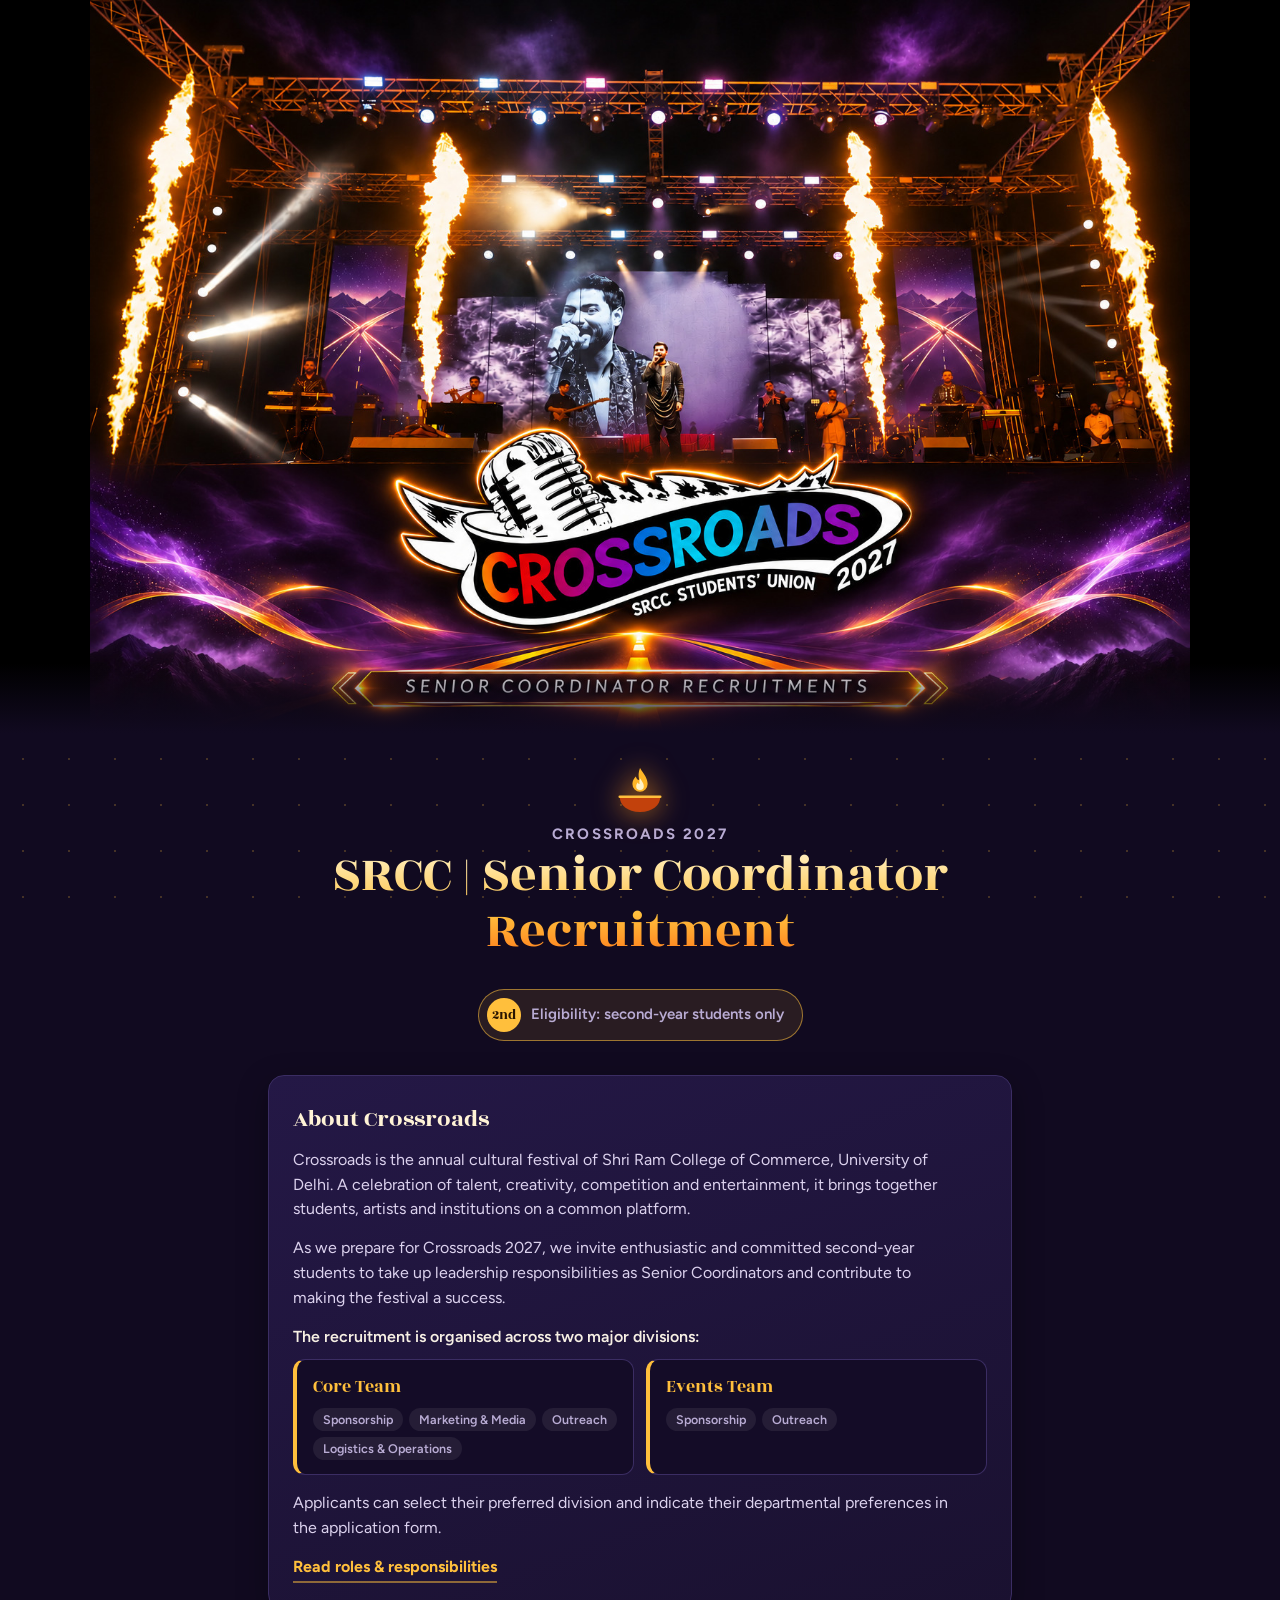
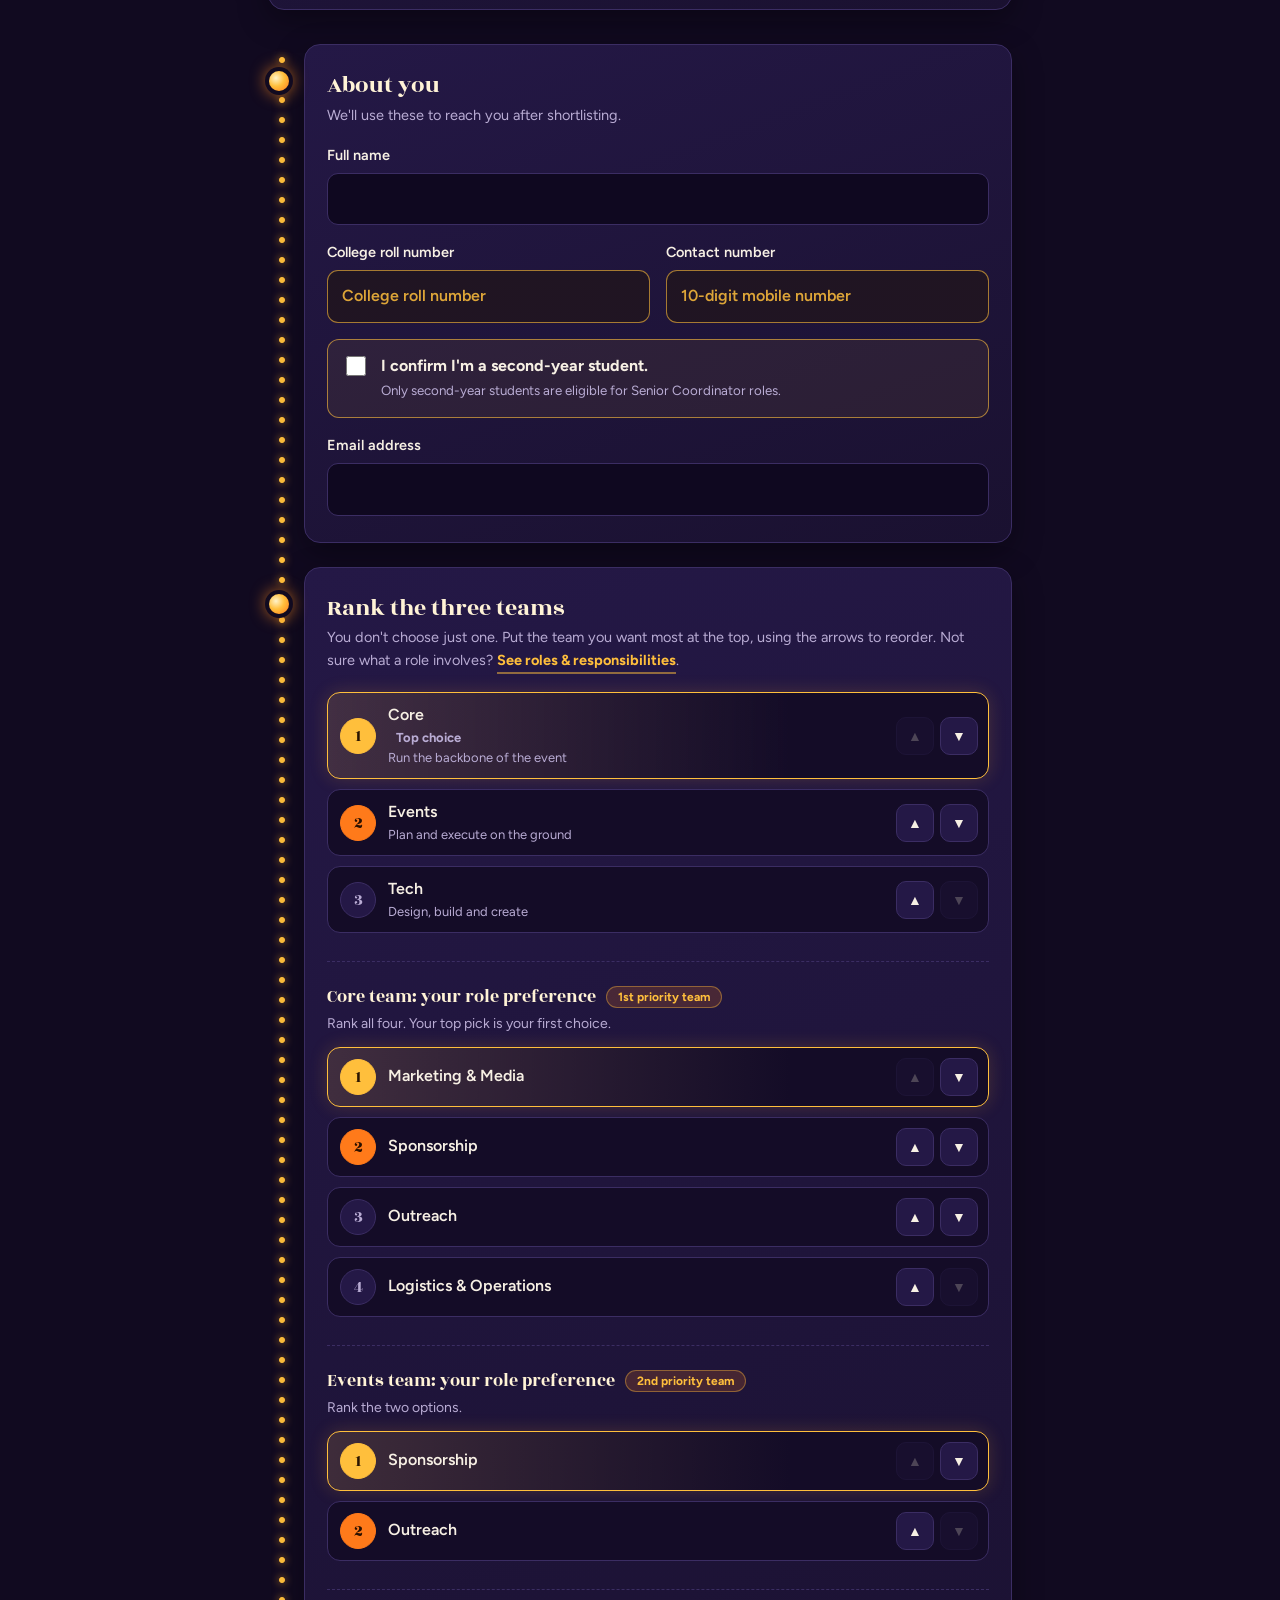
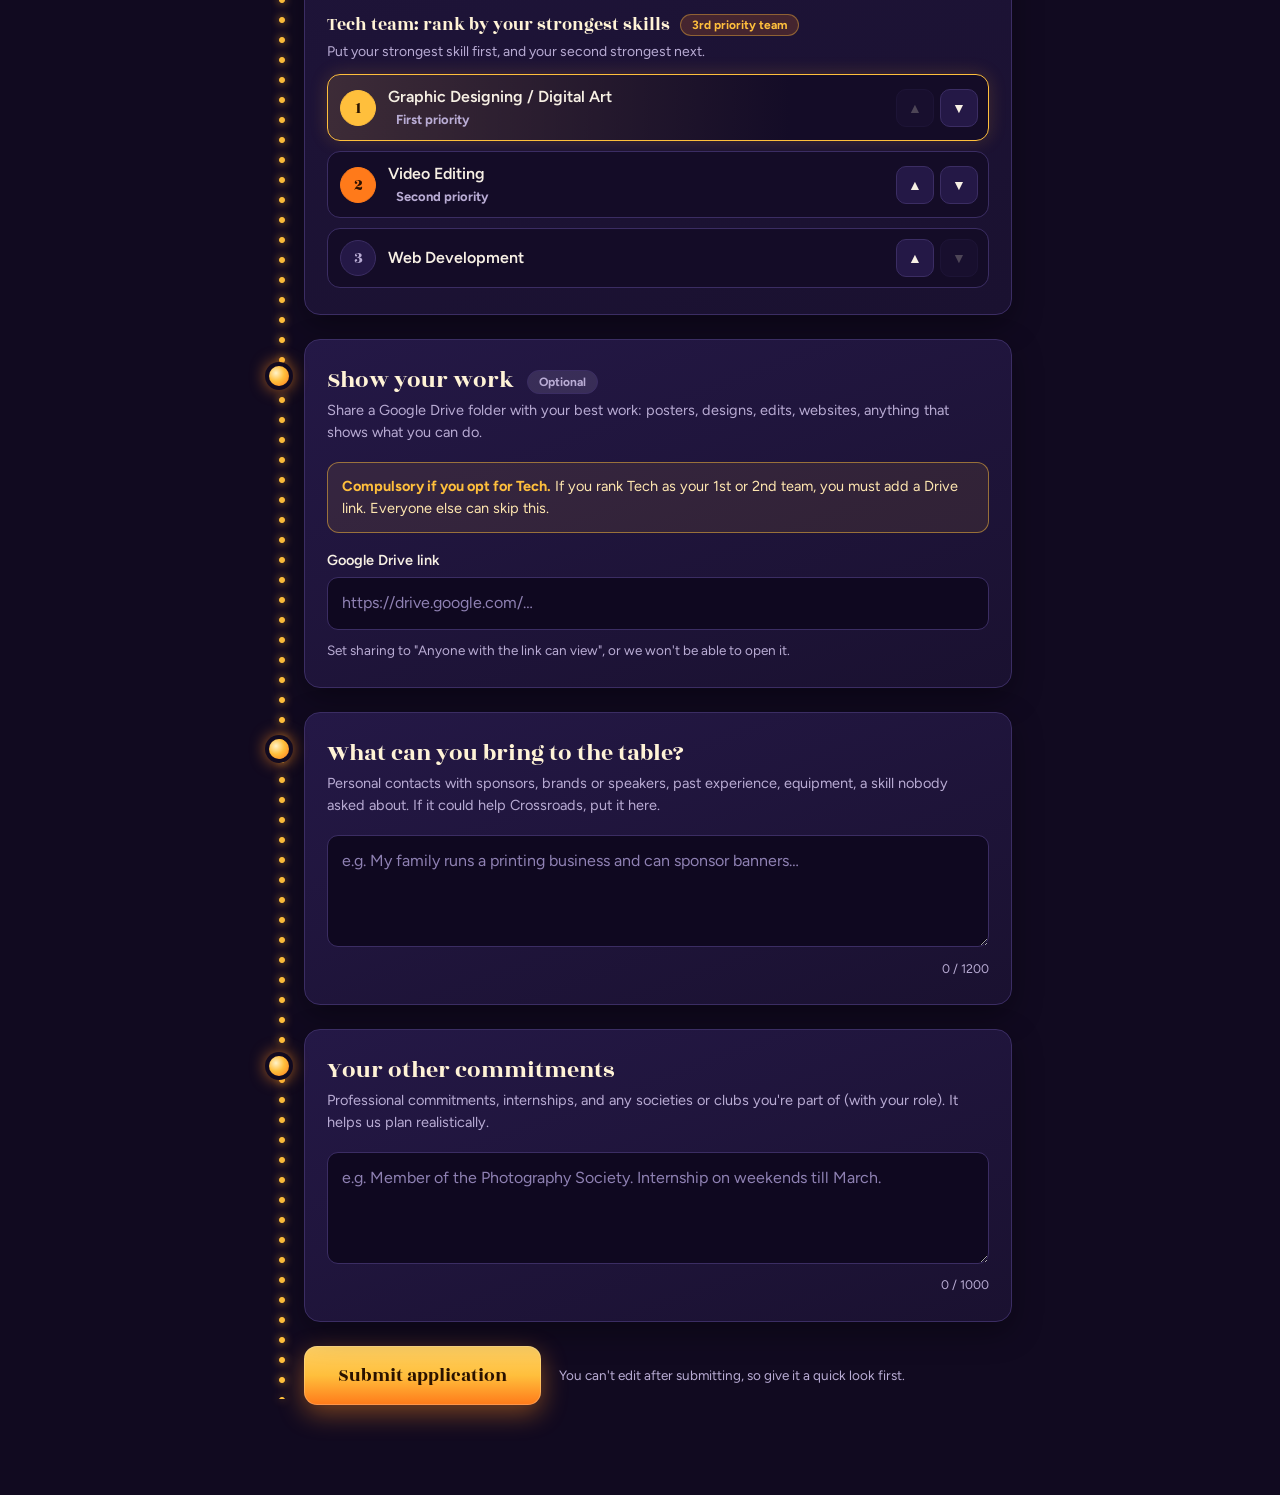
<file: index.html>
<!DOCTYPE html>
<html lang="en">
<head>
<meta charset="UTF-8">
<meta name="viewport" content="width=device-width, initial-scale=1">
<title>Crossroads 2027 – Senior Coordinator Recruitment</title>
<link rel="preconnect" href="https://fonts.googleapis.com">
<link rel="preconnect" href="https://fonts.gstatic.com" crossorigin>
<link href="https://fonts.googleapis.com/css2?family=Rozha+One&family=Figtree:wght@400;500;600;700&display=swap" rel="stylesheet">
<link rel="stylesheet" href="style.css">
</head>
<body>

<!-- HEADER BANNER: Crossroads 2027 picture (embedded). To swap it, replace the src below. -->
<header id="header-slot">
  <img src="banner.jpg" alt="Crossroads 2027 – Senior Coordinator Recruitments">
</header>

<div class="wrap">
  <div class="intro">
    <svg class="diya" viewBox="0 0 64 64" aria-hidden="true">
      <path class="flame" d="M32 6c5 8 9 12 9 19a9 9 0 0 1-18 0c0-4 2-7 4-9 1 3 2 4 4 4-1-5-1-9 1-14z" fill="#ffb627"/>
      <path class="flame" d="M32 18c2.5 4 4.5 6 4.5 9.5a4.5 4.5 0 0 1-9 0c0-2 1-3.500 2-4.500.5 1.500 1 2 2 2-.5-3 0-5 .5-7z" fill="#fff3c9"/>
      <path d="M8 40h48c0 10-9 18-24 18S8 50 8 40z" fill="#c2410c"/>
      <path d="M8 40h48" stroke="#ffbf3c" stroke-width="3" stroke-linecap="round"/>
    </svg>
    <p class="kicker">Crossroads 2027</p>
    <h1>SRCC | Senior Coordinator Recruitment</h1>
    <p class="elig"><span class="seal">2nd</span> Eligibility: second-year students only</p>
  </div>

  <section class="about" aria-labelledby="about-h">
    <h2 id="about-h">About Crossroads</h2>
    <p>Crossroads is the annual cultural festival of Shri Ram College of Commerce, University of Delhi. A celebration of talent, creativity, competition and entertainment, it brings together students, artists and institutions on a common platform.</p>
    <p>As we prepare for Crossroads 2027, we invite enthusiastic and committed second-year students to take up leadership responsibilities as Senior Coordinators and contribute to making the festival a success.</p>
    <p class="lead-in">The recruitment is organised across two major divisions:</p>
    <div class="divs">
      <div class="div"><b>Core Team</b><span class="chips"><i>Sponsorship</i><i>Marketing &amp; Media</i><i>Outreach</i><i>Logistics &amp; Operations</i></span></div>
      <div class="div"><b>Events Team</b><span class="chips"><i>Sponsorship</i><i>Outreach</i></span></div>
    </div>
    <p>Applicants can select their preferred division and indicate their departmental preferences in the application form.</p>
    <a class="rolelink" href="roles.html">Read roles &amp; responsibilities</a>
  </section>

  <form id="form" novalidate>

    <!-- 1. Basic details -->
    <section class="stop">
      <h2>About you</h2>
      <p class="hint">We'll use these to reach you after shortlisting.</p>
      <div class="grid">
        <div class="full" data-field>
          <label class="f" for="name">Full name</label>
          <input type="text" id="name" name="fullName" autocomplete="name" required>
          <div class="err">Enter your first and last name.</div>
        </div>
        <div data-field class="hl">
          <label class="f" for="roll">College roll number</label>
          <input type="text" id="roll" name="rollNumber" placeholder="College roll number" required>
          <div class="err">Enter your college roll number.</div>
        </div>
        <div data-field class="hl">
          <label class="f" for="phone">Contact number</label>
          <input type="tel" id="phone" name="contact" inputmode="numeric" autocomplete="tel" placeholder="10-digit mobile number" required>
          <div class="err">Enter a valid 10-digit mobile number.</div>
        </div>
        <div class="full" data-field id="yearField">
          <label class="check" for="year">
            <input type="checkbox" id="year" name="secondYear">
            <span><b>I confirm I'm a second-year student.</b><br><small style="color:var(--muted)">Only second-year students are eligible for Senior Coordinator roles.</small></span>
          </label>
          <div class="err">Only second-year students can apply.</div>
        </div>
        <div class="full" data-field>
          <label class="f" for="email">Email address</label>
          <input type="email" id="email" name="email" autocomplete="email" required>
          <div class="err">Enter a valid email address.</div>
        </div>
      </div>
    </section>

    <!-- 2. Priorities -->
    <section class="stop">
      <h2>Rank the three teams</h2>
      <p class="hint">You don't choose just one. Put the team you want most at the top, using the arrows to reorder. Not sure what a role involves? <a class="inlink" href="roles.html">See roles &amp; responsibilities</a>.</p>
      <ul class="rank" id="rank-domain"></ul>
      <div id="subs"></div>
    </section>

    <!-- 3. Work samples -->
    <section class="stop" id="work">
      <h2>Show your work <span class="badge" id="workBadge">Optional</span></h2>
      <p class="hint">Share a Google Drive folder with your best work: posters, designs, edits, websites, anything that shows what you can do.</p>
      <div class="warn" id="workWarn" role="note">
        <b>Compulsory if you opt for Tech.</b> If you rank Tech as your 1st or 2nd team, you must add a Drive link. Everyone else can skip this.
      </div>
      <div data-field id="driveField" style="margin-top:16px">
        <label class="f" for="drive">Google Drive link</label>
        <input type="url" id="drive" name="driveLink" placeholder="https://drive.google.com/…">
        <div class="err" id="driveErr">Enter a valid link starting with https://</div>
      </div>
      <p class="note" style="margin:10px 0 0">Set sharing to "Anyone with the link can view", or we won't be able to open it.</p>
    </section>

    <!-- 4. Contribution -->
    <section class="stop">
      <h2>What can you bring to the table?</h2>
      <p class="hint">Personal contacts with sponsors, brands or speakers, past experience, equipment, a skill nobody asked about. If it could help Crossroads, put it here.</p>
      <textarea id="contrib" name="contribution" maxlength="1200" placeholder="e.g. My family runs a printing business and can sponsor banners…"></textarea>
      <div class="count"><span id="c1">0</span> / 1200</div>
    </section>

    <!-- 5. Commitments -->
    <section class="stop">
      <h2>Your other commitments</h2>
      <p class="hint">Professional commitments, internships, and any societies or clubs you're part of (with your role). It helps us plan realistically.</p>
      <textarea id="commit" name="commitments" maxlength="1000" placeholder="e.g. Member of the Photography Society. Internship on weekends till March."></textarea>
      <div class="count"><span id="c2">0</span> / 1000</div>
    </section>

    <div class="submit-row">
      <button type="submit" class="go" id="submit">Submit application</button>
      <span class="note">You can't edit after submitting, so give it a quick look first.</span>
    </div>
  </form>

  <section id="done" aria-live="polite"></section>
</div>

<script src="script.js"></script>
</body>
</html>
</file>
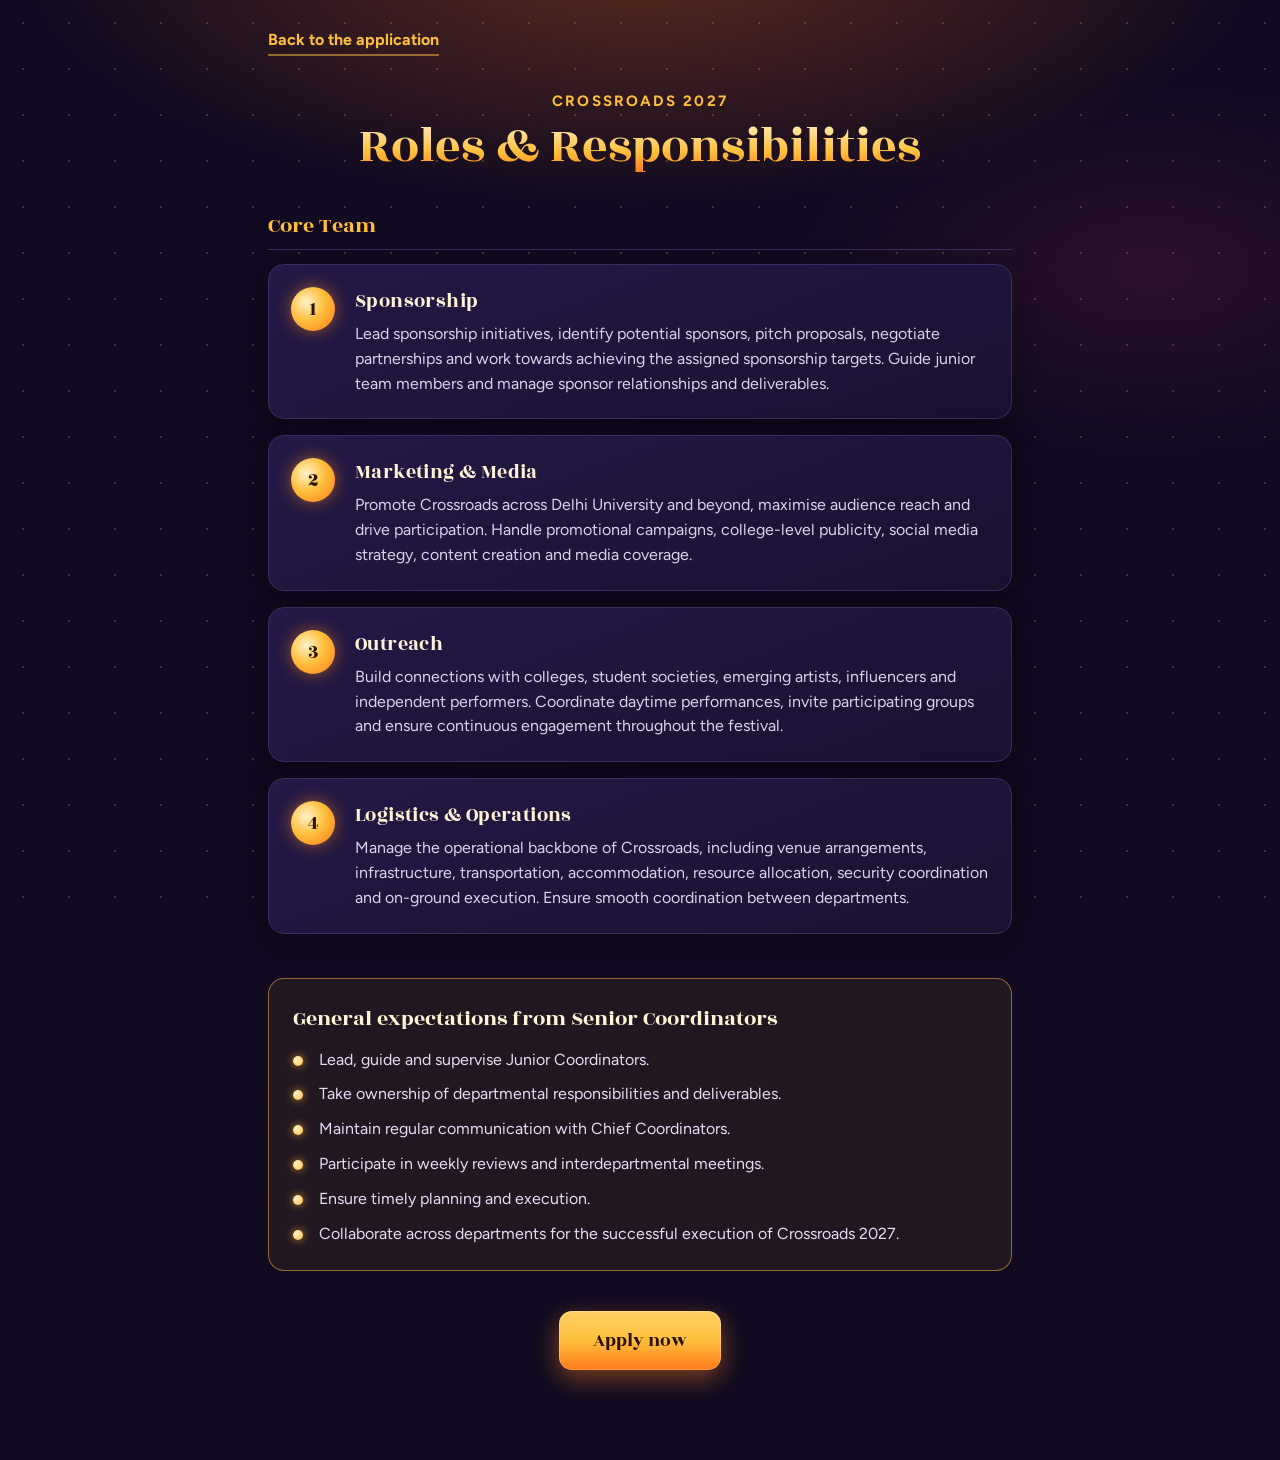
<file: roles.html>
<!DOCTYPE html>
<html lang="en">
<head>
<meta charset="UTF-8">
<meta name="viewport" content="width=device-width, initial-scale=1">
<title>Roles &amp; Responsibilities – Crossroads 2027</title>
<link rel="preconnect" href="https://fonts.googleapis.com">
<link rel="preconnect" href="https://fonts.gstatic.com" crossorigin>
<link href="https://fonts.googleapis.com/css2?family=Rozha+One&family=Figtree:wght@400;500;600;700&display=swap" rel="stylesheet">
<link rel="stylesheet" href="style.css">
</head>
<body class="roles-page">
<div class="wrap">
  <a class="back" href="index.html">Back to the application</a>

  <header>
    <p class="kicker">Crossroads 2027</p>
    <h1>Roles &amp; Responsibilities</h1>
  </header>

  <h2 class="group">Core Team</h2>
  <div class="roles">
    <article class="role">
      <span class="num">1</span>
      <div>
        <h3>Sponsorship</h3>
        <p>Lead sponsorship initiatives, identify potential sponsors, pitch proposals, negotiate partnerships and work towards achieving the assigned sponsorship targets. Guide junior team members and manage sponsor relationships and deliverables.</p>
      </div>
    </article>
    <article class="role">
      <span class="num">2</span>
      <div>
        <h3>Marketing &amp; Media</h3>
        <p>Promote Crossroads across Delhi University and beyond, maximise audience reach and drive participation. Handle promotional campaigns, college-level publicity, social media strategy, content creation and media coverage.</p>
      </div>
    </article>
    <article class="role">
      <span class="num">3</span>
      <div>
        <h3>Outreach</h3>
        <p>Build connections with colleges, student societies, emerging artists, influencers and independent performers. Coordinate daytime performances, invite participating groups and ensure continuous engagement throughout the festival.</p>
      </div>
    </article>
    <article class="role">
      <span class="num">4</span>
      <div>
        <h3>Logistics &amp; Operations</h3>
        <p>Manage the operational backbone of Crossroads, including venue arrangements, infrastructure, transportation, accommodation, resource allocation, security coordination and on-ground execution. Ensure smooth coordination between departments.</p>
      </div>
    </article>
  </div>

  <section class="expect">
    <h2>General expectations from Senior Coordinators</h2>
    <ul>
      <li>Lead, guide and supervise Junior Coordinators.</li>
      <li>Take ownership of departmental responsibilities and deliverables.</li>
      <li>Maintain regular communication with Chief Coordinators.</li>
      <li>Participate in weekly reviews and interdepartmental meetings.</li>
      <li>Ensure timely planning and execution.</li>
      <li>Collaborate across departments for the successful execution of Crossroads 2027.</li>
    </ul>
  </section>

  <div class="cta"><a class="go" href="index.html">Apply now</a></div>
</div>
</body>
</html>
</file>
<file: style.css>
:root{
  --night:#110a20;
  --card:#1a1130;
  --card2:#241846;
  --line:#3b2d63;
  --text:#f7f0e4;
  --muted:#b9acd4;
  --gold:#ffbf3c;
  --flame:#ff7a1a;
  --rose:#ff4d79;
  --ok:#3ddc97;
  --bad:#ff8f7a;
  --radius:16px;
  --head:'Rozha One',Georgia,serif;
  --body:'Figtree',system-ui,sans-serif;
}
*{box-sizing:border-box}
html{scroll-behavior:smooth}
body{
  margin:0;color:var(--text);font:16px/1.55 var(--body);-webkit-font-smoothing:antialiased;
  background:
    radial-gradient(ellipse 70% 40% at 50% -5%, rgba(255,122,26,.30), transparent 70%),
    radial-gradient(ellipse 40% 30% at 90% 30%, rgba(255,77,121,.10), transparent 70%),
    radial-gradient(circle, rgba(255,191,60,.22) 0 1px, transparent 1.5px) 0 0/46px 46px,
    var(--night);
  background-attachment:fixed;
}
.wrap{max-width:780px;margin:0 auto;padding:0 18px 90px}

/* ===== HEADER BANNER ===== */
#header-slot{margin:0 0 30px;position:relative;line-height:0;background:#000}
#header-slot img{display:block;width:100%;max-width:1100px;height:auto;margin:0 auto}
#header-slot::after{content:"";position:absolute;left:0;right:0;bottom:0;height:70px;pointer-events:none;
  background:linear-gradient(to bottom,transparent,var(--night))}
/* ========================= */

.intro{text-align:center}
.diya{width:54px;height:54px;margin:0 auto 6px;display:block;filter:drop-shadow(0 0 14px rgba(255,150,30,.8))}
.flame{transform-origin:50% 100%;animation:flicker 2.4s ease-in-out infinite}
@keyframes flicker{0%,100%{transform:scale(1,1)}30%{transform:scale(.92,1.08)}60%{transform:scale(1.04,.95)}}
.intro .greet{color:var(--gold);font-weight:600;font-size:15px;margin:0 0 6px}
.intro h1{font:400 clamp(32px,7vw,52px)/1.08 var(--head);margin:0 0 12px;
  background:linear-gradient(180deg,#fff3c9,var(--gold) 60%,var(--flame));-webkit-background-clip:text;background-clip:text;color:transparent}
.intro p{margin:0 auto;color:var(--muted);max-width:54ch}

.kicker{color:var(--gold);font-weight:700;font-size:15px;letter-spacing:.14em;margin:0 0 6px;text-transform:uppercase}
.elig{display:inline-flex;align-items:center;gap:10px;margin:18px auto 0!important;padding:8px 18px 8px 8px;border-radius:99px;
  border:1px solid rgba(255,191,60,.55);background:rgba(255,191,60,.1);color:#ffe7b0;font-weight:600;font-size:15px}
.seal{display:grid;place-items:center;width:34px;height:34px;border-radius:50%;background:var(--gold);color:#2a1500;font:400 14px var(--head)}
.about{margin-top:34px;padding:26px 24px;border:1px solid var(--line);border-radius:var(--radius);
  background:linear-gradient(160deg,var(--card2),var(--card));box-shadow:0 10px 30px rgba(0,0,0,.35)}
.about h2{font:400 24px var(--head);margin:0 0 12px;color:#fff3d6}
.about p{margin:0 0 14px;color:#dcd2ee;max-width:66ch}
.about .lead-in{color:var(--text);font-weight:600;margin-bottom:10px}
.divs{display:grid;grid-template-columns:1fr 1fr;gap:12px;margin:0 0 16px}
@media(max-width:620px){.divs{grid-template-columns:1fr}}
.div{border:1px solid var(--line);border-left:4px solid var(--gold);border-radius:12px;padding:14px 16px;background:#140c27}
.div b{display:block;font:400 18px var(--head);color:var(--gold);margin-bottom:8px}
.chips{display:flex;flex-wrap:wrap;gap:6px}
.chips i{font:600 12.5px var(--body);font-style:normal;padding:4px 10px;border-radius:99px;background:rgba(255,255,255,.07);color:var(--muted)}
.rolelink,.inlink{display:inline-block;color:var(--gold);font-weight:700;text-decoration:none;border-bottom:2px solid rgba(255,191,60,.5);padding-bottom:1px}
.rolelink:hover,.inlink:hover{border-bottom-color:var(--gold)}
.check{display:flex;gap:12px;align-items:flex-start;cursor:pointer;padding:14px;border:1.5px solid rgba(255,191,60,.6);border-radius:12px;background:rgba(255,191,60,.07)}
.check input{width:20px;height:20px;margin-top:2px;accent-color:var(--gold);flex:none}
.invalid .check{border-color:var(--bad)}

/* Fairy-light string running down the form */
form{position:relative;margin-top:34px;padding-left:36px}
form::before{content:"";position:absolute;left:8px;top:6px;bottom:6px;width:12px;
  background:radial-gradient(circle,var(--gold) 0 2.5px,transparent 3.5px) 50% 0/12px 20px repeat-y;
  filter:drop-shadow(0 0 4px rgba(255,170,40,.9));animation:twinkle 3.2s ease-in-out infinite}
@keyframes twinkle{0%,100%{opacity:1}50%{opacity:.55}}
.stop{position:relative;background:linear-gradient(160deg,var(--card2),var(--card));border:1px solid var(--line);
  border-radius:var(--radius);padding:26px 22px;margin-bottom:24px;box-shadow:0 10px 30px rgba(0,0,0,.35)}
.stop::before{content:"";position:absolute;left:-36px;top:26px;width:20px;height:20px;border-radius:50%;
  background:radial-gradient(circle at 35% 35%,#fff3c9,var(--gold) 45%,var(--flame));
  box-shadow:0 0 0 4px var(--night),0 0 16px 3px rgba(255,140,30,.75)}
.stop h2{font:400 24px/1.2 var(--head);margin:0 0 4px;color:#fff3d6}
.stop .hint{margin:0 0 18px;color:var(--muted);font-size:14.5px}

.grid{display:grid;grid-template-columns:1fr 1fr;gap:16px}
.full{grid-column:1/-1}
@media(max-width:620px){.grid{grid-template-columns:1fr}form{padding-left:30px}.stop::before{left:-30px}}
label.f{display:block;font-weight:600;font-size:14.5px;margin-bottom:6px}
label.f small{font-weight:400;color:var(--muted)}
input[type=text],input[type=email],input[type=tel],input[type=url],textarea{
  width:100%;padding:13px 14px;border:1.5px solid var(--line);border-radius:11px;background:#0f0820;
  font:inherit;color:var(--text);transition:border-color .15s,box-shadow .15s}
input::placeholder,textarea::placeholder{color:#8f81b3}
/* highlighted hint fields (roll number + mobile number) */
.hl input{border-color:rgba(255,191,60,.6);background:linear-gradient(0deg,rgba(255,191,60,.07),rgba(255,191,60,.07)),#0f0820}
.hl input::placeholder{color:var(--gold);opacity:.85;font-weight:600}
textarea{resize:vertical;min-height:112px}
input:focus,textarea:focus{outline:none;border-color:var(--gold);box-shadow:0 0 0 3px rgba(255,191,60,.28)}
button:focus-visible,.drop:focus-visible{outline:2px solid var(--gold);outline-offset:3px}
.err{display:none;color:var(--bad);font-size:13px;margin-top:5px}
.invalid input,.invalid textarea{border-color:var(--bad)}
.invalid .err{display:block}
.count{text-align:right;font-size:12.5px;color:var(--muted);margin-top:4px}

/* ===== Rankers ===== */
.rank{list-style:none;margin:0;padding:0;display:grid;gap:10px}
.rank li{display:flex;align-items:center;gap:12px;background:#140c27;border:1.5px solid var(--line);border-radius:13px;padding:10px 10px 10px 12px;transition:border-color .2s,background .2s}
.rank li .n{flex:none;width:36px;height:36px;border-radius:50%;display:grid;place-items:center;font:400 17px var(--head);background:var(--card2);color:var(--muted);border:1px solid var(--line)}
.rank li:nth-child(1){border-color:var(--gold);background:linear-gradient(90deg,rgba(255,191,60,.14),#140c27 70%);box-shadow:0 0 18px rgba(255,170,40,.18)}
.rank li:nth-child(1) .n{background:var(--gold);color:#2a1500;border-color:var(--gold)}
.rank li:nth-child(2) .n{background:var(--flame);color:#2a1000;border-color:var(--flame)}
.rank li .t{flex:1;min-width:0}
.rank li .t b{display:block;font-weight:600}
.rank li .t span{display:block;font-size:13px;color:var(--muted)}
.rank .tag{display:inline;font-size:12px;font-weight:700;color:var(--gold);margin-left:8px}
.mv{display:flex;gap:6px}
.mv button{width:38px;height:38px;border-radius:10px;border:1.5px solid var(--line);background:var(--card2);cursor:pointer;font-size:14px;color:var(--text);display:grid;place-items:center}
.mv button:hover:not(:disabled){background:var(--gold);color:#2a1500;border-color:var(--gold)}
.mv button:disabled{opacity:.25;cursor:default}

.sub{margin-top:28px;padding-top:22px;border-top:1px dashed var(--line)}
.sub h3{font:400 18px var(--head);margin:0 0 3px;display:flex;align-items:center;gap:10px;flex-wrap:wrap;color:#fff3d6}
.sub h3 .pill{font:700 12px var(--body);background:rgba(255,122,26,.18);color:var(--gold);border:1px solid rgba(255,191,60,.4);padding:3px 11px;border-radius:99px}
.sub p{margin:0 0 12px;font-size:14px;color:var(--muted)}

/* ===== Work samples ===== */
.badge{display:inline-block;vertical-align:middle;margin-left:8px;font:700 12px var(--body);padding:4px 11px;border-radius:99px;
  background:rgba(185,172,212,.15);color:var(--muted);border:1px solid var(--line)}
.badge.req{background:rgba(255,143,122,.15);color:var(--bad);border-color:rgba(255,143,122,.5)}
.warn{border:1px solid rgba(255,191,60,.5);background:rgba(255,191,60,.09);border-radius:12px;padding:12px 14px;font-size:14.5px;color:#ffe7b0}
.warn b{color:var(--gold)}
.warn.on{border-color:rgba(255,143,122,.7);background:rgba(255,143,122,.12);color:#ffd9d0}
.warn.on b{color:var(--bad)}

/* ===== Submit ===== */
.submit-row{display:flex;align-items:center;gap:18px;flex-wrap:wrap}
.go{background:linear-gradient(180deg,#ffd166,var(--gold) 50%,var(--flame));color:#2a1200;border:0;border-radius:13px;padding:16px 34px;
  font:400 19px var(--head);cursor:pointer;box-shadow:0 0 0 1px rgba(255,255,255,.2) inset,0 8px 26px rgba(255,140,30,.45);transition:transform .12s,box-shadow .12s}
.go:hover{transform:translateY(-2px);box-shadow:0 0 0 1px rgba(255,255,255,.3) inset,0 12px 34px rgba(255,140,30,.65)}
.go:active{transform:translateY(1px)}
.go:disabled{opacity:.65;cursor:wait;transform:none}
.note{font-size:13.5px;color:var(--muted)}

/* ===== Success ===== */
#done{display:none;background:linear-gradient(160deg,var(--card2),var(--card));border:1px solid var(--line);border-radius:var(--radius);padding:32px 24px;margin-top:30px;border-top:4px solid var(--ok);box-shadow:0 10px 30px rgba(0,0,0,.35)}
#done h2{font:400 30px var(--head);margin:0 0 8px;color:#fff3d6}
#done ol{padding-left:20px;margin:6px 0 0}
#done dt{font-weight:700;margin-top:14px;color:var(--gold)}
#done dd{margin:2px 0 0;color:var(--muted)}
@media(prefers-reduced-motion:reduce){*{animation:none!important;transition:none!important;scroll-behavior:auto!important}}

/* =====================  ROLES PAGE (roles.html)  ===================== */
.roles-page .wrap{padding:28px 18px 90px}
.roles-page .back{display:inline-block;color:var(--gold);font-weight:700;text-decoration:none;border-bottom:2px solid rgba(255,191,60,.5);padding-bottom:1px}
.roles-page .back:hover{border-bottom-color:var(--gold)}
.roles-page header{text-align:center;margin:34px 0 36px}
.roles-page h1{font:400 clamp(32px,7vw,50px)/1.1 var(--head);margin:0;
  background:linear-gradient(180deg,#fff3c9,var(--gold) 60%,var(--flame));-webkit-background-clip:text;background-clip:text;color:transparent}
.roles-page h2.group{font:400 22px var(--head);color:var(--gold);margin:0 0 14px;padding-bottom:8px;border-bottom:1px solid var(--line)}
.roles{display:grid;gap:16px;margin-bottom:44px}
.role{display:grid;grid-template-columns:48px 1fr;gap:16px;padding:22px;border:1px solid var(--line);border-radius:var(--radius);
  background:linear-gradient(160deg,var(--card2),var(--card));box-shadow:0 10px 30px rgba(0,0,0,.35)}
.num{width:44px;height:44px;border-radius:50%;display:grid;place-items:center;font:400 20px var(--head);
  background:radial-gradient(circle at 35% 35%,#fff3c9,var(--gold) 45%,var(--flame));color:#2a1200;box-shadow:0 0 16px rgba(255,140,30,.55)}
.role h3{font:400 20px/1.25 var(--head);margin:2px 0 8px;color:#fff3d6;letter-spacing:.02em}
.role p{margin:0;color:#dcd2ee}
@media(max-width:560px){.role{grid-template-columns:1fr}}
.expect{padding:24px;border:1px solid rgba(255,191,60,.5);border-radius:var(--radius);background:rgba(255,191,60,.07)}
.expect h2{font:400 22px var(--head);margin:0 0 14px;color:#fff3d6}
.expect ul{margin:0;padding:0;list-style:none;display:grid;gap:10px}
.expect li{position:relative;padding-left:26px;color:#e6dcf5}
.expect li::before{content:"";position:absolute;left:0;top:.5em;width:10px;height:10px;border-radius:50%;
  background:radial-gradient(circle at 35% 35%,#fff3c9,var(--gold));box-shadow:0 0 8px rgba(255,170,40,.8)}
.cta{text-align:center;margin-top:40px}
.roles-page a.go{display:inline-block;text-decoration:none}
a:focus-visible{outline:2px solid var(--gold);outline-offset:3px}
</file>
